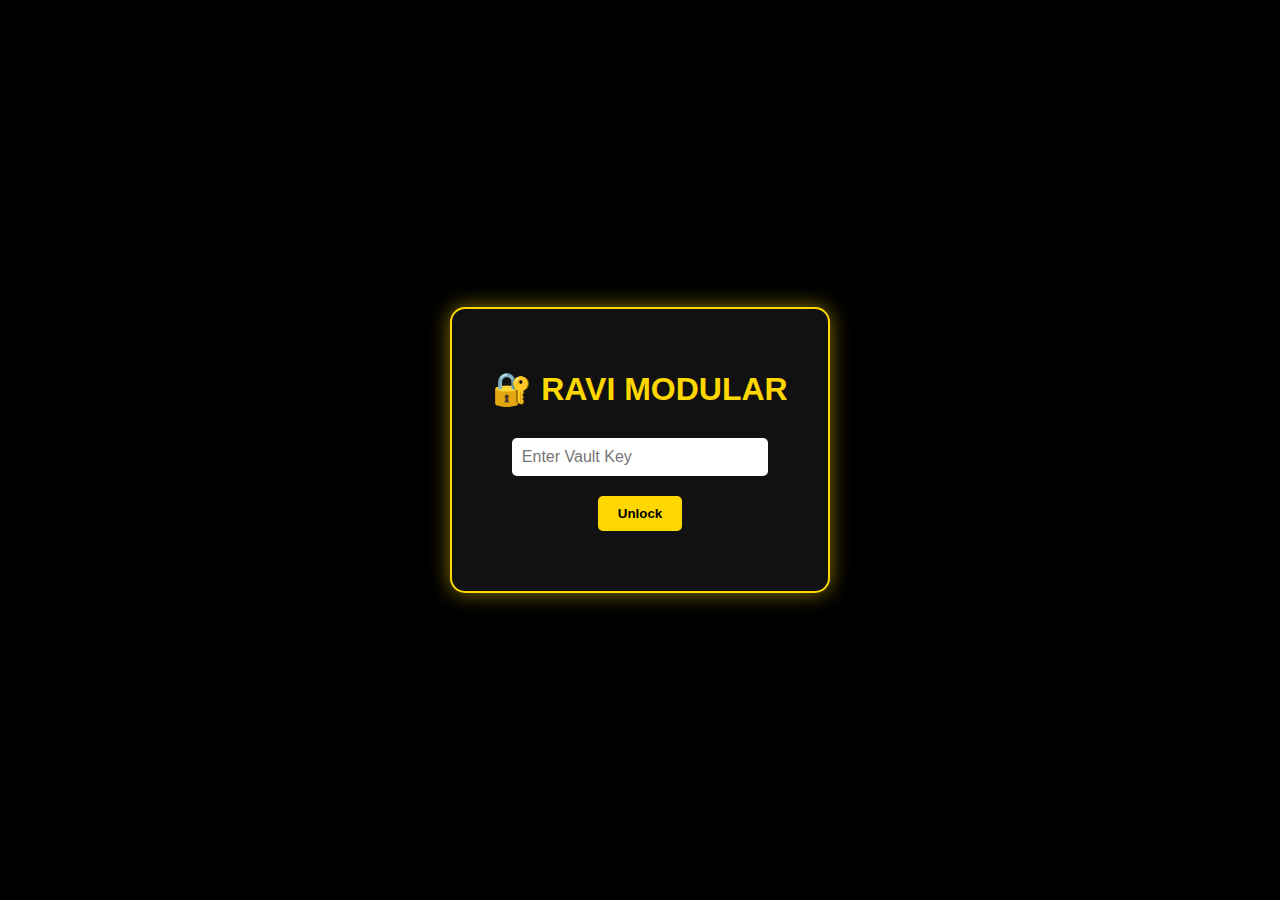
<file: index.html>
<!DOCTYPE html>
<html lang="en">
<head>
  <meta charset="UTF-8" />
  <meta name="viewport" content="width=device-width, initial-scale=1.0"/>
  <title>Secure Vault</title>
  <link rel="stylesheet" href="styles.css">
</head>
<body>
  
  <div class="vault-container">
    <h1>🔐 RAVI MODULAR</h1>
    <input type="password" id="vaultPassword" placeholder="Enter Vault Key" />
    <br />
    <button onclick="unlockVault()">Unlock</button>
    <div class="message" id="vaultMessage"></div>
  </div>

  <script src="script.js"></script>
</body>
</html>
</file>
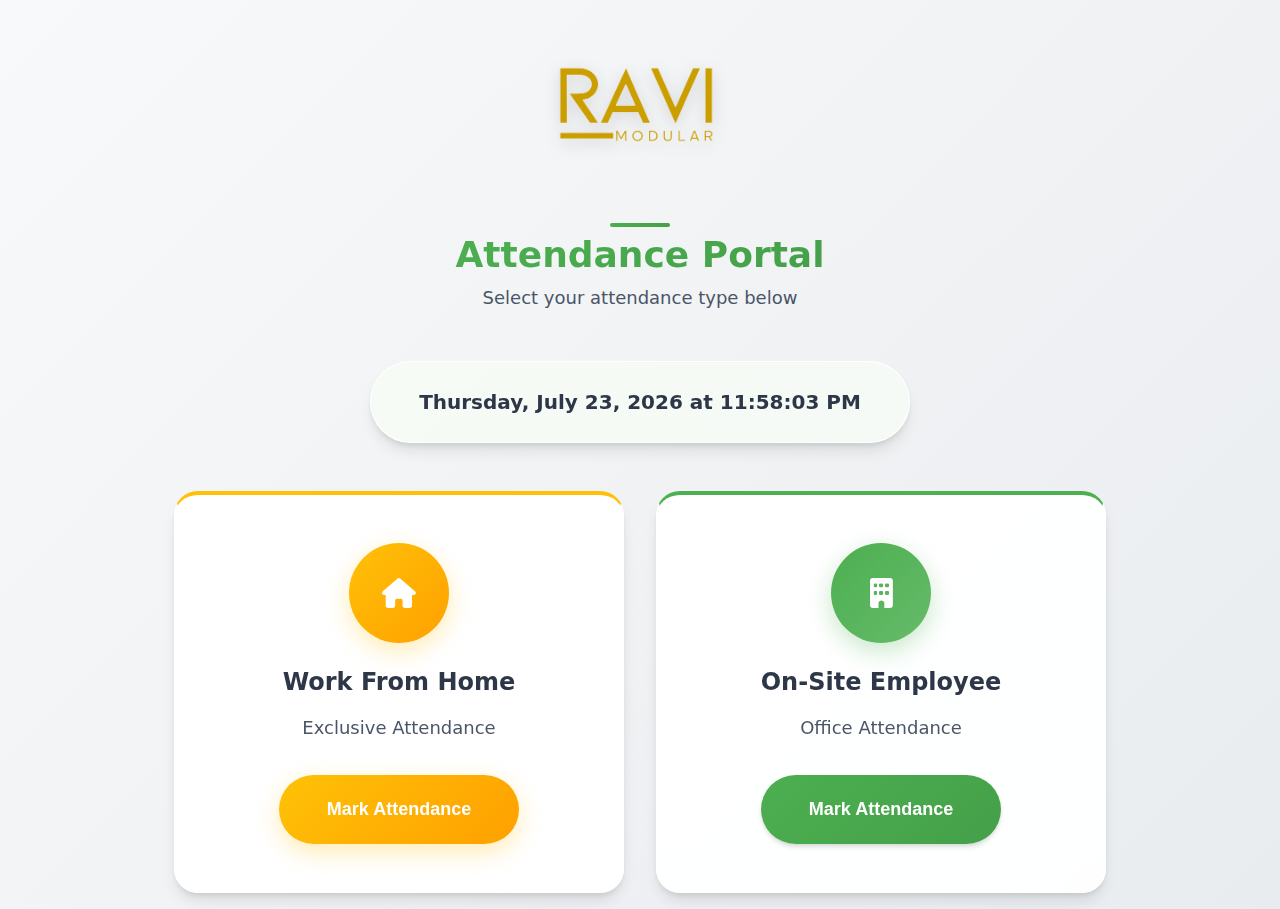
<file: attd_home.html>
<!DOCTYPE html>
<html lang="en">
<head>
  <meta charset="UTF-8">
  <meta name="viewport" content="width=device-width, initial-scale=1.0">
  <title>Attendance System</title>
  <link rel="stylesheet" href="attd_home.css">
  <link rel="stylesheet" href="https://cdnjs.cloudflare.com/ajax/libs/font-awesome/6.4.0/css/all.min.css">
</head>
<body>
  <!-- Loading Screen -->
  <div class="loading-screen" id="loadingScreen">
    <div class="loading-content">
      <img src="ravi_logo.png" alt="RAVI Logo" class="loading-logo">
      <div class="loading-spinner"></div>
      <div class="loading-text">Processing Attendance...</div>
    </div>
  </div>

  <div class="container">
    <div class="logo-container">
      <img src="ravi_logo.png" alt="RAVI Logo" class="logo">
    </div>

    <div class="header">
      <h1>Attendance Portal</h1>
      <p>Select your attendance type below</p>
    </div>
    
    <div class="datetime-container">
      <div id="datetime">Loading date and time...</div>
    </div>
    
    <div class="cards-container">
      <!-- WFH Card -->
      <div class="card card-1" id="wfh-card" onclick="handleAttendance('WFH')">
        <div class="card-content">
          <div class="card-icon">
            <i class="fas fa-home"></i>
          </div>
          <h2>Work From Home</h2>
          <p>Exclusive Attendance</p>
          <button class="attendance-btn">Mark Attendance</button>
          <div class="pulse-ring"></div>
        </div>
      </div>
      
      <!-- Onsite Card -->
      <div class="card card-2" id="onsite-card" onclick="handleAttendance('OnSite')">
        <div class="card-content">
          <div class="card-icon">
            <i class="fas fa-building"></i>
          </div>
          <h2>On-Site Employee</h2>
          <p>Office Attendance</p>
          <button class="attendance-btn">Mark Attendance</button>
          <div class="pulse-ring"></div>
        </div>
      </div>
    </div>
    
    <div class="notification" id="notification">
      <span id="notification-text"></span>
    </div>
  </div>

  <script src="attd_home.js"></script>
</body>
</html>
</file>
<file: styles.css>
body {
  margin: 0;
  padding: 0;
  background-color: #000;
  font-family: 'Segoe UI', Tahoma, Geneva, Verdana, sans-serif;
  color: #FFD700;
  display: flex;
  justify-content: center;
  align-items: center;
  height: 100vh;
}

.vault-container {
  text-align: center;
  background-color: #111;
  padding: 40px;
  border: 2px solid #FFD700;
  border-radius: 15px;
  box-shadow: 0 0 20px #FFD70088;
}

h1 {
  color: #FFD700;
  margin-bottom: 30px;
}

input[type="password"] {
  padding: 10px;
  font-size: 1rem;
  border: none;
  border-radius: 5px;
  width: 80%;
  margin-bottom: 20px;
  outline: none;
}

button {
  padding: 10px 20px;
  background-color: #FFD700;
  color: #000;
  font-weight: bold;
  border: none;
  border-radius: 5px;
  cursor: pointer;
  transition: background 0.3s;
}

button:hover {
  background-color: #e6c200;
}

.message {
  margin-top: 20px;
  font-size: 1rem;
}

.unlocked {
  color: #00ff00;
}

.locked {
  color: #ff0000;
}

.shake {
  animation: shake 0.5s;
}

@keyframes shake {
  0% { transform: translateX(0); }
  20% { transform: translateX(-5px); }
  40% { transform: translateX(5px); }
  60% { transform: translateX(-5px); }
  80% { transform: translateX(5px); }
  100% { transform: translateX(0); }
}
</file>
<file: attd_home.css>
/* Modern CSS Reset with Enhanced Design System */
:root {
    /* Color System */
    --primary-gradient: linear-gradient(135deg, #4CAF50 0%, #45a049 100%);
    --secondary-gradient: linear-gradient(135deg, #667eea 0%, #764ba2 100%);
    --background-gradient: linear-gradient(135deg, #f8f9fa 0%, #e9ecef 100%);
    --warning-gradient: linear-gradient(135deg, #FFC107 0%, #FFA000 100%);
    --success-gradient: linear-gradient(135deg, #4CAF50 0%, #66BB6A 100%);
    --glass-bg: rgba(255, 255, 255, 0.95);
    --glass-border: rgba(255, 255, 255, 0.2);
    --shadow-color: rgba(0, 0, 0, 0.1);
    
    /* Typography Scale */
    --font-family: 'Inter', 'Segoe UI', system-ui, -apple-system, sans-serif;
    --font-size-xs: 0.75rem;
    --font-size-sm: 0.875rem;
    --font-size-base: 1rem;
    --font-size-lg: 1.125rem;
    --font-size-xl: 1.25rem;
    --font-size-2xl: 1.5rem;
    --font-size-3xl: 1.875rem;
    --font-size-4xl: 2.25rem;
    
    /* Spacing System */
    --space-xs: 0.25rem;
    --space-sm: 0.5rem;
    --space-md: 1rem;
    --space-lg: 1.5rem;
    --space-xl: 2rem;
    --space-2xl: 3rem;
    
    /* Border Radius */
    --radius-sm: 0.375rem;
    --radius-md: 0.5rem;
    --radius-lg: 0.75rem;
    --radius-xl: 1rem;
    --radius-2xl: 1.5rem;
    --radius-full: 9999px;
    
    /* Shadows */
    --shadow-sm: 0 1px 2px 0 var(--shadow-color);
    --shadow-md: 0 4px 6px -1px var(--shadow-color), 0 2px 4px -1px var(--shadow-color);
    --shadow-lg: 0 10px 15px -3px var(--shadow-color), 0 4px 6px -2px var(--shadow-color);
    --shadow-xl: 0 20px 25px -5px var(--shadow-color), 0 10px 10px -5px var(--shadow-color);
    
    /* Transitions */
    --transition-fast: 0.15s cubic-bezier(0.4, 0, 0.2, 1);
    --transition-base: 0.3s cubic-bezier(0.4, 0, 0.2, 1);
    --transition-slow: 0.5s cubic-bezier(0.4, 0, 0.2, 1);
    
    /* Animations */
    --ease-bounce: cubic-bezier(0.68, -0.55, 0.265, 1.55);
    --ease-smooth: cubic-bezier(0.25, 0.46, 0.45, 0.94);
}

/* Modern Reset */
*, *::before, *::after {
    margin: 0;
    padding: 0;
    box-sizing: border-box;
}

html {
    scroll-behavior: smooth;
    font-size: 16px;
}

body {
    font-family: var(--font-family);
    background: var(--background-gradient);
    min-height: 100vh;
    display: flex;
    flex-direction: column;
    justify-content: center;
    align-items: center;
    padding: var(--space-md);
    position: relative;
    font-size: var(--font-size-base);
    line-height: 1.6;
    color: #2d3748;
    font-feature-settings: 'kern' 1, 'liga' 1, 'calt' 1;
    text-rendering: optimizeLegibility;
    -webkit-font-smoothing: antialiased;
    -moz-osx-font-smoothing: grayscale;
    overflow-x: hidden;
}

/* Enhanced Container */
.container {
    width: 100%;
    max-width: 1200px;
    display: flex;
    flex-direction: column;
    align-items: center;
    animation: fadeInUp 0.8s var(--transition-base);
}

/* Enhanced Logo Container */
.logo-container {
    margin-bottom: var(--space-xl);
    text-align: center;
    animation: fadeIn 1s var(--ease-smooth);
    position: relative;
}

.logo {
    max-width: 280px;
    height: auto;
    filter: drop-shadow(0px 4px 8px rgba(0, 0, 0, 0.15));
    transition: all var(--transition-base);
    position: relative;
    z-index: 2;
}

.logo:hover {
    transform: scale(1.05) rotate(1deg);
    filter: drop-shadow(0px 6px 12px rgba(0, 0, 0, 0.2));
}

/* Enhanced Header */
.header {
    text-align: center;
    margin-bottom: var(--space-2xl);
    color: #2e7d32;
    animation: fadeIn 1s var(--ease-smooth) 0.2s both;
    position: relative;
}

.header::before {
    content: '';
    position: absolute;
    top: -10px;
    left: 50%;
    transform: translateX(-50%);
    width: 60px;
    height: 4px;
    background: var(--primary-gradient);
    border-radius: var(--radius-full);
}

.header h1 {
    font-size: var(--font-size-4xl);
    margin-bottom: var(--space-sm);
    text-shadow: var(--shadow-sm);
    font-weight: 700;
    line-height: 1.2;
    background: var(--primary-gradient);
    -webkit-background-clip: text;
    -webkit-text-fill-color: transparent;
    background-clip: text;
}

.header p {
    font-size: var(--font-size-lg);
    color: #4a5568;
    max-width: 600px;
    margin: 0 auto;
    font-weight: 500;
}

/* Enhanced DateTime Container */
.datetime-container {
    background: var(--glass-bg);
    padding: var(--space-lg) var(--space-2xl);
    border-radius: var(--radius-full);
    box-shadow: var(--shadow-lg);
    margin-bottom: var(--space-2xl);
    text-align: center;
    animation: fadeIn 1s var(--ease-smooth) 0.5s both;
    backdrop-filter: blur(10px);
    border: 1px solid var(--glass-border);
    position: relative;
    overflow: hidden;
    transition: all var(--transition-base);
}

.datetime-container::before {
    content: '';
    position: absolute;
    top: 0;
    left: 0;
    width: 100%;
    height: 100%;
    background: var(--primary-gradient);
    opacity: 0.05;
    z-index: -1;
}

.datetime-container:hover {
    transform: translateY(-2px);
    box-shadow: var(--shadow-xl);
}

#datetime {
    font-size: var(--font-size-xl);
    color: var(--text-primary);
    font-weight: 600;
    font-variant-numeric: tabular-nums;
}

/* Enhanced Cards Container */
.cards-container {
    display: flex;
    justify-content: center;
    flex-wrap: wrap;
    gap: var(--space-xl);
    width: 100%;
    animation: fadeInUp 0.8s var(--transition-base) 0.7s both;
}

/* Enhanced Card Design */
.card {
    background: var(--glass-bg);
    border-radius: var(--radius-2xl);
    box-shadow: var(--shadow-lg);
    padding: var(--space-2xl);
    width: 100%;
    max-width: 450px;
    text-align: center;
    transition: all var(--transition-base);
    position: relative;
    overflow: hidden;
    border: 1px solid var(--glass-border);
    backdrop-filter: blur(10px);
}

.card::before {
    content: '';
    position: absolute;
    top: 0;
    left: 0;
    width: 100%;
    height: 100%;
    background: var(--primary-gradient);
    opacity: 0;
    transition: opacity var(--transition-base);
    z-index: -1;
}

.card:hover {
    transform: translateY(-8px) scale(1.02);
    box-shadow: var(--shadow-xl);
}

.card:hover::before {
    opacity: 0.03;
}

/* Card Variants with Enhanced Visuals */
.card-1 {
    border-top: 4px solid #FFC107;
    position: relative;
}

.card-1::after {
    content: '';
    position: absolute;
    top: 0;
    left: 0;
    width: 100%;
    height: 4px;
    background: var(--warning-gradient);
    transform: scaleX(0);
    transform-origin: left;
    transition: transform var(--transition-base);
}

.card-1:hover::after {
    transform: scaleX(1);
}

.card-2 {
    border-top: 4px solid #4CAF50;
    position: relative;
}

.card-2::after {
    content: '';
    position: absolute;
    top: 0;
    left: 0;
    width: 100%;
    height: 4px;
    background: var(--success-gradient);
    transform: scaleX(0);
    transform-origin: left;
    transition: transform var(--transition-base);
}

.card-2:hover::after {
    transform: scaleX(1);
}

.card-content {
    position: relative;
    z-index: 2;
}

/* Enhanced Card Icon */
.card-icon {
    width: 100px;
    height: 100px;
    border-radius: 50%;
    display: flex;
    align-items: center;
    justify-content: center;
    margin: 0 auto var(--space-lg);
    font-size: var(--font-size-3xl);
    position: relative;
    z-index: 2;
    transition: all var(--transition-base);
    box-shadow: var(--shadow-md);
}

.card:hover .card-icon {
    transform: scale(1.1) rotate(5deg);
}

.card-1 .card-icon {
    background: var(--warning-gradient);
    color: white;
    box-shadow: 0 8px 25px rgba(255, 193, 7, 0.3);
}

.card-2 .card-icon {
    background: var(--success-gradient);
    color: white;
    box-shadow: 0 8px 25px rgba(76, 175, 80, 0.3);
}

/* Enhanced Card Typography */
.card h2 {
    font-size: var(--font-size-2xl);
    margin-bottom: var(--space-md);
    color: #2d3748;
    position: relative;
    z-index: 2;
    font-weight: 700;
    line-height: 1.3;
}

.card p {
    color: #4a5568;
    margin-bottom: var(--space-xl);
    font-size: var(--font-size-lg);
    position: relative;
    z-index: 2;
    font-weight: 500;
    line-height: 1.6;
}

/* Enhanced Attendance Button */
.attendance-btn {
    background: var(--primary-gradient);
    color: white;
    border: none;
    padding: var(--space-lg) var(--space-2xl);
    font-size: var(--font-size-lg);
    border-radius: var(--radius-full);
    cursor: pointer;
    transition: all var(--transition-base);
    box-shadow: var(--shadow-md);
    font-weight: 600;
    position: relative;
    overflow: hidden;
    z-index: 2;
    display: inline-flex;
    align-items: center;
    justify-content: center;
    gap: var(--space-sm);
    min-width: 200px;
}

.attendance-btn::before {
    content: '';
    position: absolute;
    top: 0;
    left: -100%;
    width: 100%;
    height: 100%;
    background: linear-gradient(90deg, transparent, rgba(255, 255, 255, 0.3), transparent);
    transition: left var(--transition-slow);
}

.attendance-btn:hover {
    transform: translateY(-3px) scale(1.05);
    box-shadow: var(--shadow-xl);
}

.attendance-btn:hover::before {
    left: 100%;
}

.attendance-btn:active {
    transform: translateY(-1px) scale(1.02);
}

/* Card-specific Button Styles */
.card-1 .attendance-btn {
    background: var(--warning-gradient);
    box-shadow: 0 8px 25px rgba(255, 193, 7, 0.3);
}

.card-1 .attendance-btn:hover {
    box-shadow: 0 12px 30px rgba(255, 193, 7, 0.4);
}

/* Enhanced Pulse Ring Animation */
.pulse-ring {
    position: absolute;
    top: 0;
    left: 0;
    right: 0;
    bottom: 0;
    margin: auto;
    width: calc(100% - 20px);
    height: calc(100% - 20px);
    border: 2px solid transparent;
    border-radius: var(--radius-2xl);
    z-index: 1;
    opacity: 0;
}

.card-1 .pulse-ring {
    border-color: #FFC107;
    animation: pulseRing 2s var(--ease-bounce) infinite;
}

.card-2 .pulse-ring {
    border-color: #4CAF50;
    animation: pulseRing 2s var(--ease-bounce) infinite 0.5s;
}

/* Enhanced Notification System */
.notification {
    position: fixed;
    bottom: -100px;
    left: 50%;
    transform: translateX(-50%) translateY(0);
    background: var(--primary-gradient);
    color: white;
    padding: var(--space-lg) var(--space-2xl);
    border-radius: var(--radius-full);
    box-shadow: var(--shadow-xl);
    transition: all 0.5s var(--ease-bounce);
    z-index: var(--z-tooltip);
    font-weight: 600;
    font-size: var(--font-size-lg);
    backdrop-filter: blur(10px);
    border: 1px solid var(--glass-border);
    min-width: 300px;
    text-align: center;
}

.notification.show {
    bottom: var(--space-2xl);
    transform: translateX(-50%) translateY(0);
}

/* Enhanced Loading Screen */
.loading-screen {
    position: fixed;
    top: 0;
    left: 0;
    width: 100%;
    height: 100%;
    background: rgba(255, 255, 255, 0.98);
    display: flex;
    flex-direction: column;
    justify-content: center;
    align-items: center;
    z-index: 9999;
    opacity: 0;
    visibility: hidden;
    transition: all var(--transition-slow);
    backdrop-filter: blur(20px);
}

.loading-screen.active {
    opacity: 1;
    visibility: visible;
}

.loading-content {
    display: flex;
    flex-direction: column;
    justify-content: center;
    align-items: center;
    transform: translateY(20px);
    transition: transform var(--transition-slow);
}

.loading-screen.active .loading-content {
    transform: translateY(0);
}

.loading-logo {
    width: 250px;
    height: auto;
    margin-bottom: var(--space-2xl);
    animation: float 3s var(--ease-smooth) infinite;
    filter: drop-shadow(0px 4px 8px rgba(0, 0, 0, 0.15));
}

.loading-spinner {
    width: 70px;
    height: 70px;
    border: 4px solid rgba(76, 175, 80, 0.2);
    border-top: 4px solid #4CAF50;
    border-radius: 50%;
    animation: spin 1.2s linear infinite;
    margin-bottom: var(--space-xl);
    position: relative;
}

.loading-spinner::after {
    content: '';
    position: absolute;
    top: -4px;
    left: -4px;
    right: -4px;
    bottom: -4px;
    border: 4px solid transparent;
    border-top: 4px solid #45a049;
    border-radius: 50%;
    animation: spin 1.5s linear infinite reverse;
}

.loading-text {
    font-size: var(--font-size-xl);
    color: #2e7d32;
    font-weight: 600;
    text-align: center;
    animation: pulse 2s var(--ease-smooth) infinite;
}

/* Enhanced Animations */
@keyframes fadeIn {
    from { 
        opacity: 0; 
        transform: translateY(10px);
    }
    to { 
        opacity: 1; 
        transform: translateY(0);
    }
}

@keyframes fadeInUp {
    from { 
        opacity: 0; 
        transform: translateY(30px);
    }
    to { 
        opacity: 1; 
        transform: translateY(0);
    }
}

@keyframes slideUp {
    from { 
        opacity: 0;
        transform: translateY(40px);
    }
    to { 
        opacity: 1;
        transform: translateY(0);
    }
}

@keyframes pulseRing {
    0% {
        opacity: 0.6;
        transform: scale(1);
    }
    50% {
        opacity: 0.3;
        transform: scale(1.05);
    }
    100% {
        opacity: 0;
        transform: scale(1.1);
    }
}

@keyframes pulse {
    0%, 100% { 
        opacity: 1;
        transform: scale(1);
    }
    50% { 
        opacity: 0.8;
        transform: scale(1.05);
    }
}

@keyframes spin {
    0% { transform: rotate(0deg); }
    100% { transform: rotate(360deg); }
}

@keyframes float {
    0%, 100% { transform: translateY(0); }
    50% { transform: translateY(-10px); }
}

@keyframes bounceIn {
    0% { 
        opacity: 0; 
        transform: scale(0.3); 
    }
    50% { 
        opacity: 1; 
        transform: scale(1.05); 
    }
    70% { 
        transform: scale(0.9); 
    }
    100% { 
        opacity: 1; 
        transform: scale(1); 
    }
}

/* Reduced Motion Support */
@media (prefers-reduced-motion: reduce) {
    *, *::before, *::after {
        animation-duration: 0.01ms !important;
        animation-iteration-count: 1 !important;
        transition-duration: 0.01ms !important;
    }
    
    html {
        scroll-behavior: auto;
    }
}

/* Enhanced Responsive Design */
@media (max-width: 1200px) {
    .container {
        max-width: 1000px;
    }
}

@media (max-width: 992px) {
    .cards-container {
        gap: var(--space-lg);
    }
    
    .card {
        max-width: 400px;
        padding: var(--space-xl);
    }
    
    .card-icon {
        width: 90px;
        height: 90px;
        font-size: var(--font-size-2xl);
    }
}

@media (max-width: 768px) {
    body {
        padding: var(--space-sm);
        justify-content: flex-start;
        padding-top: var(--space-xl);
    }
    
    .logo {
        max-width: 220px;
    }
    
    .header h1 {
        font-size: var(--font-size-3xl);
    }
    
    .header p {
        font-size: var(--font-size-base);
    }
    
    .datetime-container {
        padding: var(--space-md) var(--space-xl);
    }
    
    #datetime {
        font-size: var(--font-size-lg);
    }
    
    .cards-container {
        flex-direction: column;
        align-items: center;
        gap: var(--space-lg);
    }
    
    .card {
        max-width: 100%;
        padding: var(--space-xl);
    }
    
    .card h2 {
        font-size: var(--font-size-xl);
    }
    
    .attendance-btn {
        min-width: 180px;
        padding: var(--space-md) var(--space-xl);
    }

    .loading-logo {
        width: 200px;
    }
    
    .loading-text {
        font-size: var(--font-size-lg);
    }
    
    .notification {
        min-width: 280px;
        font-size: var(--font-size-base);
    }
}

@media (max-width: 480px) {
    body {
        padding: var(--space-sm);
    }
    
    .logo {
        max-width: 180px;
    }
    
    .header {
        margin-bottom: var(--space-xl);
    }
    
    .header h1 {
        font-size: var(--font-size-2xl);
    }
    
    .datetime-container {
        padding: var(--space-md) var(--space-lg);
        border-radius: var(--radius-xl);
        margin-bottom: var(--space-xl);
    }
    
    #datetime {
        font-size: var(--font-size-base);
    }
    
    .card {
        padding: var(--space-lg);
        border-radius: var(--radius-xl);
    }
    
    .card-icon {
        width: 80px;
        height: 80px;
        font-size: var(--font-size-xl);
    }
    
    .card h2 {
        font-size: var(--font-size-lg);
    }
    
    .card p {
        font-size: var(--font-size-base);
    }
    
    .attendance-btn {
        padding: var(--space-md) var(--space-lg);
        font-size: var(--font-size-base);
        min-width: 160px;
    }

    .loading-logo {
        width: 160px;
    }
    
    .loading-spinner {
        width: 60px;
        height: 60px;
    }
    
    .loading-text {
        font-size: var(--font-size-lg);
    }
    
    .notification {
        min-width: 250px;
        padding: var(--space-md) var(--space-lg);
        font-size: var(--font-size-sm);
    }
}

/* Dark Mode Support */
@media (prefers-color-scheme: dark) {
    :root {
        --background-gradient: linear-gradient(135deg, #1a202c 0%, #2d3748 100%);
        --glass-bg: rgba(45, 55, 72, 0.95);
        --glass-border: rgba(255, 255, 255, 0.1);
        --shadow-color: rgba(0, 0, 0, 0.3);
    }
    
    body {
        color: #f7fafc;
    }
    
    .header p {
        color: #e2e8f0;
    }
    
    .card {
        background: var(--glass-bg);
        color: #f7fafc;
    }
    
    .card h2 {
        color: #f7fafc;
    }
    
    .card p {
        color: #e2e8f0;
    }
    
    .loading-screen {
        background: rgba(26, 32, 44, 0.98);
    }
}

/* High Contrast Mode Support */
@media (prefers-contrast: high) {
    :root {
        --glass-border: #000000;
    }
    
    .card {
        border: 2px solid var(--glass-border);
    }
    
    .attendance-btn {
        border: 2px solid currentColor;
    }
}
</file>
